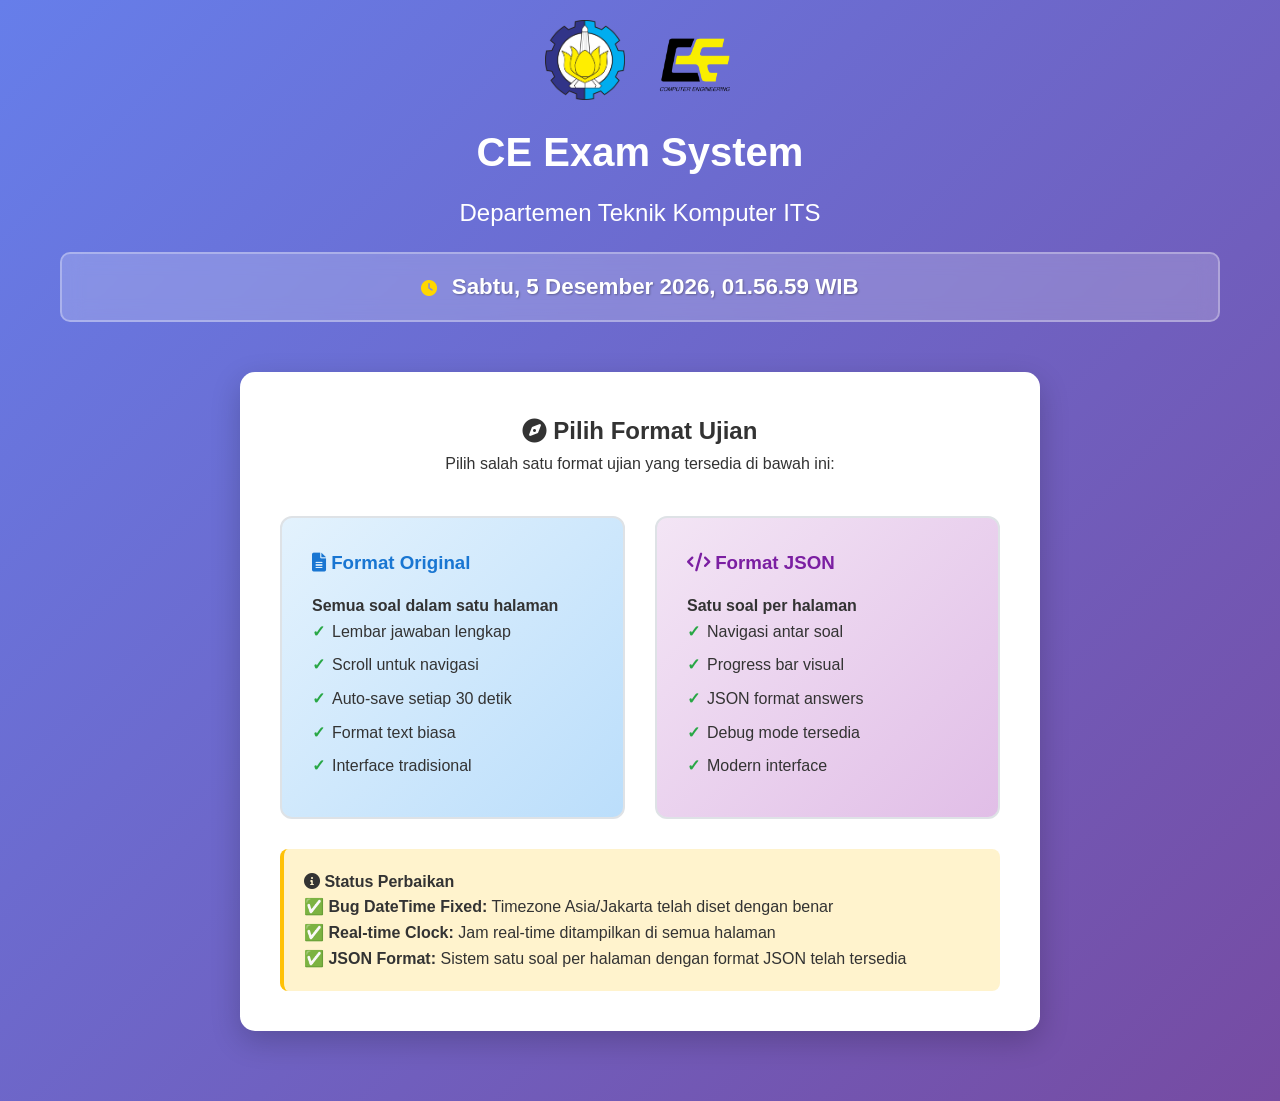
<file: navigation_backup.html>
<!DOCTYPE html>
<html lang="id">
<head>
    <meta charset="UTF-8">
    <meta name="viewport" content="width=device-width, initial-scale=1.0">
    <title>CE Exam System - Navigasi</title>
    <link rel="stylesheet" href="assets/css/style.css">
    <link rel="stylesheet" href="https://cdnjs.cloudflare.com/ajax/libs/font-awesome/6.0.0/css/all.min.css">
    <style>
        .navigation-container {
            max-width: 800px;
            margin: 50px auto;
            padding: 40px;
            background: white;
            border-radius: 15px;
            box-shadow: 0 10px 30px rgba(0, 0, 0, 0.2);
        }
        .nav-header {
            text-align: center;
            margin-bottom: 40px;
            color: #333;
        }
        .nav-options {
            display: grid;
            grid-template-columns: 1fr 1fr;
            gap: 30px;
        }
        .nav-card {
            background: linear-gradient(135deg, #f8f9fa, #e9ecef);
            padding: 30px;
            border-radius: 12px;
            border: 2px solid #dee2e6;
            transition: all 0.3s ease;
            text-decoration: none;
            color: inherit;
            display: block;
        }
        .nav-card:hover {
            transform: translateY(-5px);
            box-shadow: 0 10px 25px rgba(0, 0, 0, 0.15);
            border-color: #007bff;
        }
        .nav-card.original {
            background: linear-gradient(135deg, #e3f2fd, #bbdefb);
        }
        .nav-card.json {
            background: linear-gradient(135deg, #f3e5f5, #e1bee7);
        }
        .nav-card h3 {
            margin-bottom: 15px;
            color: #495057;
        }
        .nav-card.original h3 {
            color: #1976d2;
        }
        .nav-card.json h3 {
            color: #7b1fa2;
        }
        .nav-card ul {
            list-style: none;
            padding: 0;
        }
        .nav-card li {
            margin-bottom: 8px;
            padding-left: 20px;
            position: relative;
        }
        .nav-card li:before {
            content: "✓";
            position: absolute;
            left: 0;
            color: #28a745;
            font-weight: bold;
        }
        .status-info {
            background: #fff3cd;
            padding: 20px;
            border-radius: 8px;
            margin-top: 30px;
            border-left: 4px solid #ffc107;
        }
        @media (max-width: 768px) {
            .nav-options {
                grid-template-columns: 1fr;
            }
        }
    </style>
</head>
<body>
    <div class="container">
        <div class="header">
            <div class="logos">
                <img src="assets/images/Logo ITS.png" alt="Logo ITS" class="logo">
                <img src="assets/images/Logo CE.png" alt="Logo CE" class="logo">
            </div>
            <h1>CE Exam System</h1>
            <h2>Departemen Teknik Komputer ITS</h2>
            
            <!-- Real-time Clock -->
            <div class="current-time-display">
                <i class="fas fa-clock"></i>
                <span id="currentTime"></span>
            </div>
        </div>

        <div class="navigation-container">
            <div class="nav-header">
                <h2><i class="fas fa-compass"></i> Pilih Format Ujian</h2>
                <p>Pilih salah satu format ujian yang tersedia di bawah ini:</p>
            </div>

            <div class="nav-options">
                <a href="index.html" class="nav-card original">
                    <h3><i class="fas fa-file-alt"></i> Format Original</h3>
                    <p><strong>Semua soal dalam satu halaman</strong></p>
                    <ul>
                        <li>Lembar jawaban lengkap</li>
                        <li>Scroll untuk navigasi</li>
                        <li>Auto-save setiap 30 detik</li>
                        <li>Format text biasa</li>
                        <li>Interface tradisional</li>
                    </ul>
                </a>

                <a href="pages/exam-json.html" class="nav-card json">
                    <h3><i class="fas fa-code"></i> Format JSON</h3>
                    <p><strong>Satu soal per halaman</strong></p>
                    <ul>
                        <li>Navigasi antar soal</li>
                        <li>Progress bar visual</li>
                        <li>JSON format answers</li>
                        <li>Debug mode tersedia</li>
                        <li>Modern interface</li>
                    </ul>
                </a>
            </div>

            <div class="status-info">
                <h4><i class="fas fa-info-circle"></i> Status Perbaikan</h4>
                <p><strong>✅ Bug DateTime Fixed:</strong> Timezone Asia/Jakarta telah diset dengan benar</p>
                <p><strong>✅ Real-time Clock:</strong> Jam real-time ditampilkan di semua halaman</p>
                <p><strong>✅ JSON Format:</strong> Sistem satu soal per halaman dengan format JSON telah tersedia</p>
            </div>
        </div>
    </div>

    <script>
        // Update jam real-time
        function updateCurrentTime() {
            const now = new Date();
            const dateString = now.toLocaleDateString('id-ID', {
                weekday: 'long',
                year: 'numeric',
                month: 'long',
                day: 'numeric',
                timeZone: 'Asia/Jakarta'
            });
            
            const timeString = now.toLocaleTimeString('id-ID', {
                hour: '2-digit',
                minute: '2-digit',
                second: '2-digit',
                timeZone: 'Asia/Jakarta'
            });
            
            document.getElementById('currentTime').textContent = `${dateString}, ${timeString} WIB`;
        }
        
        // Update setiap detik
        updateCurrentTime();
        setInterval(updateCurrentTime, 1000);
    </script>
</body>
</html>
</file>
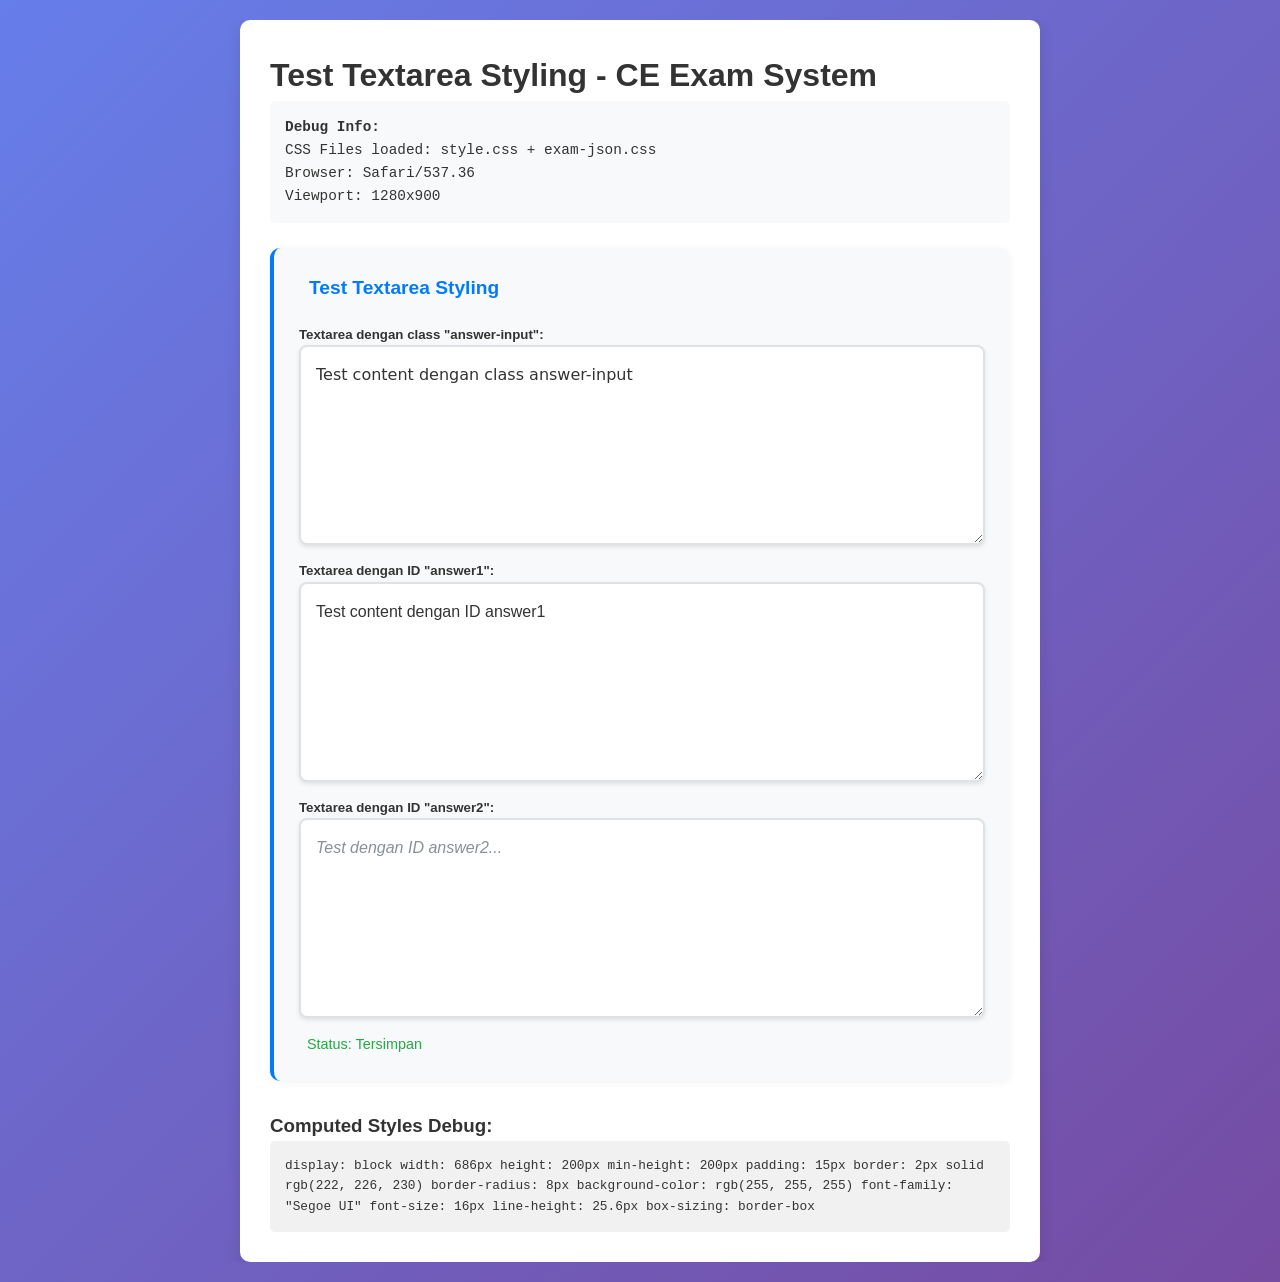
<file: test-textarea.html>
<!DOCTYPE html>
<html lang="id">
<head>
    <meta charset="UTF-8">
    <meta name="viewport" content="width=device-width, initial-scale=1.0">
    <title>Test Textarea Styling</title>
    <link rel="stylesheet" href="assets/css/style.css">
    <link rel="stylesheet" href="assets/css/exam-json.css">
    <style>
        body {
            margin: 20px;
            font-family: 'Segoe UI', sans-serif;
        }
        .test-container {
            max-width: 800px;
            margin: 0 auto;
            background: white;
            padding: 30px;
            border-radius: 10px;
            box-shadow: 0 5px 15px rgba(0,0,0,0.1);
        }
        .debug-info {
            background: #f8f9fa;
            padding: 15px;
            border-radius: 5px;
            margin-bottom: 20px;
            font-family: monospace;
            font-size: 0.9rem;
        }
    </style>
</head>
<body>
    <div class="test-container">
        <h1>Test Textarea Styling - CE Exam System</h1>
        
        <div class="debug-info">
            <strong>Debug Info:</strong><br>
            CSS Files loaded: style.css + exam-json.css<br>
            Browser: <span id="browserInfo"></span><br>
            Viewport: <span id="viewportInfo"></span>
        </div>

        <div class="question-answer">
            <h4><i class="fas fa-pencil-alt"></i> Test Textarea Styling</h4>
            
            <h5>Textarea dengan class "answer-input":</h5>
            <textarea class="answer-input" placeholder="Test dengan class answer-input...">Test content dengan class answer-input</textarea>
            
            <h5>Textarea dengan ID "answer1":</h5>
            <textarea id="answer1" placeholder="Test dengan ID answer1...">Test content dengan ID answer1</textarea>
            
            <h5>Textarea dengan ID "answer2":</h5>
            <textarea id="answer2" placeholder="Test dengan ID answer2..."></textarea>
            
            <div class="save-status saved">
                <i class="fas fa-save"></i>
                <span>Status: Tersimpan</span>
            </div>
        </div>

        <div style="margin-top: 30px;">
            <h3>Computed Styles Debug:</h3>
            <div id="styleDebug" style="background: #f1f1f1; padding: 15px; border-radius: 5px; font-family: monospace; font-size: 0.8rem;"></div>
        </div>
    </div>

    <script>
        // Debug browser info
        document.getElementById('browserInfo').textContent = navigator.userAgent.split(' ').pop();
        document.getElementById('viewportInfo').textContent = window.innerWidth + 'x' + window.innerHeight;

        // Debug computed styles
        setTimeout(() => {
            const textarea1 = document.getElementById('answer1');
            const computedStyle = window.getComputedStyle(textarea1);
            
            const debugInfo = {
                'display': computedStyle.display,
                'width': computedStyle.width,
                'height': computedStyle.height,
                'min-height': computedStyle.minHeight,
                'padding': computedStyle.padding,
                'border': computedStyle.border,
                'border-radius': computedStyle.borderRadius,
                'background-color': computedStyle.backgroundColor,
                'font-family': computedStyle.fontFamily.split(',')[0],
                'font-size': computedStyle.fontSize,
                'line-height': computedStyle.lineHeight,
                'box-sizing': computedStyle.boxSizing
            };
            
            let debugText = '';
            for (const [key, value] of Object.entries(debugInfo)) {
                debugText += `${key}: ${value}\n`;
            }
            
            document.getElementById('styleDebug').textContent = debugText;
        }, 100);

        // Test focus
        document.getElementById('answer1').addEventListener('focus', () => {
            console.log('Textarea focused - checking styles...');
        });
    </script>
</body>
</html>
</file>
<file: assets/css/style.css>
/* CSS Reset & Base Styles */
* {
    margin: 0;
    padding: 0;
    box-sizing: border-box;
}

body {
    font-family: 'Segoe UI', Tahoma, Geneva, Verdana, sans-serif;
    line-height: 1.6;
    color: #333;
    background: linear-gradient(135deg, #667eea 0%, #764ba2 100%);
    min-height: 100vh;
}

/* Page Management */
.page {
    display: none;
    min-height: 100vh;
}

.page.active {
    display: block;
}

/* Container */
.container {
    max-width: 1200px;
    margin: 0 auto;
    padding: 20px;
}

/* Header Styles */
.header {
    text-align: center;
    margin-bottom: 40px;
    color: white;
}

.logos {
    display: flex;
    justify-content: center;
    align-items: center;
    gap: 30px;
    margin-bottom: 20px;
}

.logo {
    height: 80px;
    width: auto;
}

.logo-small {
    height: 40px;
    width: auto;
}

.header h1 {
    font-size: 2.5rem;
    margin-bottom: 10px;
    font-weight: 700;
}

.header h2 {
    font-size: 1.5rem;
    margin-bottom: 5px;
    font-weight: 500;
}

.header h3 {
    font-size: 1.2rem;
    font-weight: 400;
    opacity: 0.9;
}

/* Current Time Display */
.current-time-display {
    background: rgba(255, 255, 255, 0.2);
    padding: 15px 25px;
    border-radius: 10px;
    margin: 20px 0;
    border: 2px solid rgba(255, 255, 255, 0.3);
    backdrop-filter: blur(10px);
}

.current-time-display i {
    margin-right: 10px;
    color: #ffd700;
}

.current-time-display span {
    font-size: 1.4rem;
    font-weight: 600;
    color: white;
    text-shadow: 1px 1px 2px rgba(0, 0, 0, 0.3);
}

/* Login Form */
.login-form {
    background: white;
    padding: 40px;
    border-radius: 15px;
    box-shadow: 0 10px 30px rgba(0, 0, 0, 0.2);
    max-width: 600px;
    margin: 0 auto;
}

.instructions {
    background: #f8f9fa;
    padding: 20px;
    border-radius: 10px;
    margin-bottom: 30px;
    border-left: 4px solid #007bff;
}

.instructions h4 {
    color: #007bff;
    margin-bottom: 15px;
    font-size: 1.1rem;
}

.instructions ul {
    list-style: none;
    padding-left: 0;
}

.instructions li {
    margin-bottom: 8px;
    padding-left: 20px;
    position: relative;
}

.instructions li:before {
    content: "•";
    color: #007bff;
    font-weight: bold;
    position: absolute;
    left: 0;
}

.form-group {
    margin-bottom: 25px;
}

.form-group label {
    display: block;
    margin-bottom: 8px;
    font-weight: 600;
    color: #555;
}

.form-group input {
    width: 100%;
    padding: 15px;
    border: 2px solid #e0e0e0;
    border-radius: 8px;
    font-size: 1rem;
    transition: border-color 0.3s ease;
}

.form-group input:focus {
    outline: none;
    border-color: #007bff;
}

/* Buttons */
.btn-primary, .btn-submit {
    background: linear-gradient(135deg, #007bff, #0056b3);
    color: white;
    border: none;
    padding: 15px 30px;
    border-radius: 8px;
    font-size: 1.1rem;
    font-weight: 600;
    cursor: pointer;
    transition: all 0.3s ease;
    display: inline-flex;
    align-items: center;
    gap: 10px;
    width: 100%;
    justify-content: center;
}

.btn-primary:hover, .btn-submit:hover {
    transform: translateY(-2px);
    box-shadow: 0 8px 20px rgba(0, 123, 255, 0.3);
}

.btn-submit {
    background: linear-gradient(135deg, #28a745, #20c997);
    margin-top: 20px;
}

.btn-submit:hover {
    box-shadow: 0 8px 20px rgba(40, 167, 69, 0.3);
}

/* Exam Header */
.exam-header {
    background: white;
    padding: 15px 30px;
    box-shadow: 0 2px 10px rgba(0, 0, 0, 0.1);
    display: flex;
    justify-content: space-between;
    align-items: center;
    position: fixed;
    top: 0;
    left: 0;
    right: 0;
    z-index: 1000;
    border-bottom: 2px solid #007bff;
}

/* Add top margin to exam content to compensate for fixed header */
.exam-content {
    background: white;
    margin: 100px 20px 20px 20px;
    border-radius: 10px;
    overflow: hidden;
    box-shadow: 0 5px 15px rgba(0, 0, 0, 0.1);
}

.header-left {
    display: flex;
    align-items: center;
    gap: 20px;
}

.exam-info h3 {
    color: #333;
    margin-bottom: 5px;
}

.student-info {
    color: #666;
    font-size: 0.9rem;
}

.timer-info {
    text-align: right;
}

.time-display {
    color: #666;
    margin-bottom: 5px;
}

.countdown {
    font-size: 1.2rem;
    font-weight: bold;
    color: #dc3545;
}

.countdown.warning {
    color: #fd7e14;
    animation: pulse 1s infinite;
}

.countdown.danger {
    color: #dc3545;
    animation: pulse 0.5s infinite;
}

@keyframes pulse {
    0% { opacity: 1; }
    50% { opacity: 0.5; }
    100% { opacity: 1; }
}

.question-paper {
    padding: 40px;
    max-width: none;
}

/* Paper Header */
.paper-header {
    text-align: center;
    margin-bottom: 30px;
    border-bottom: 2px solid #eee;
    padding-bottom: 20px;
}

.paper-header h2 {
    color: #333;
    margin-bottom: 20px;
}

.exam-details table {
    width: 100%;
    border-collapse: collapse;
    margin: 0 auto;
    max-width: 800px;
}

.exam-details td {
    padding: 8px 15px;
    text-align: left;
    border: 1px solid #ddd;
}

.exam-details td:nth-child(odd) {
    background-color: #f8f9fa;
    font-weight: 600;
    width: 200px;
}

/* Learning Outcomes */
.learning-outcomes {
    background: #e3f2fd;
    padding: 20px;
    border-radius: 8px;
    margin-bottom: 25px;
    border-left: 4px solid #2196f3;
}

.learning-outcomes h4 {
    color: #1976d2;
    margin-bottom: 15px;
}

.learning-outcomes ul {
    list-style: none;
    padding-left: 0;
}

.learning-outcomes li {
    margin-bottom: 10px;
    padding-left: 20px;
    position: relative;
}

.learning-outcomes li:before {
    content: "✓";
    color: #4caf50;
    font-weight: bold;
    position: absolute;
    left: 0;
}

/* Integrity Statement */
.integrity-statement {
    background: #fff3cd;
    padding: 20px;
    border-radius: 8px;
    margin-bottom: 30px;
    border-left: 4px solid #ffc107;
}

.integrity-statement blockquote {
    font-style: italic;
    margin: 10px 0;
    padding: 15px;
    background: white;
    border-radius: 5px;
    border-left: 3px solid #ffc107;
}

/* Case Study */
.case-study {
    margin-bottom: 30px;
}

.case-study h3 {
    color: #6f42c1;
    margin-bottom: 20px;
    padding: 15px;
    background: #f8f5ff;
    border-radius: 8px;
    border-left: 4px solid #6f42c1;
}

.erd-section {
    margin-bottom: 25px;
}

.erd-section h4 {
    margin-bottom: 15px;
    color: #495057;
}

.erd-container {
    text-align: center;
    background: #f8f9fa;
    padding: 20px;
    border-radius: 8px;
    border: 2px dashed #dee2e6;
}

.erd-image {
    max-width: 100%;
    height: auto;
    border-radius: 5px;
    box-shadow: 0 4px 8px rgba(0, 0, 0, 0.1);
}

.case-description {
    background: #f8f9fa;
    padding: 20px;
    border-radius: 8px;
    line-height: 1.8;
}

/* Questions */
.questions {
    margin-bottom: 40px;
}

.question {
    background: #ffffff;
    border: 2px solid #e9ecef;
    border-radius: 10px;
    padding: 25px;
    margin-bottom: 25px;
    box-shadow: 0 2px 8px rgba(0, 0, 0, 0.05);
}

.question h3 {
    color: #dc3545;
    margin-bottom: 20px;
    padding-bottom: 10px;
    border-bottom: 2px solid #f8d7da;
}

.question p {
    margin-bottom: 15px;
    line-height: 1.8;
}

.question code {
    background: #f8f9fa;
    padding: 2px 6px;
    border-radius: 3px;
    font-family: 'Courier New', monospace;
    color: #e83e8c;
}

.sub-question {
    background: #f8f9fa;
    padding: 15px;
    border-radius: 8px;
    margin: 15px 0;
    border-left: 4px solid #6c757d;
}

.entity-description {
    background: #e8f5e8;
    padding: 20px;
    border-radius: 8px;
    margin: 15px 0;
    border-left: 4px solid #28a745;
}

.entity-description ul {
    list-style: none;
    padding-left: 0;
}

.entity-description li {
    margin-bottom: 15px;
    padding: 10px;
    background: white;
    border-radius: 5px;
    border-left: 3px solid #28a745;
}

/* Hapus style lama yang bentrok */
/* #answerText style sudah dihapus karena tidak dipakai lagi */

/* Question Answer Sections */
.question-answer {
    background: #f8f9fa;
    padding: 25px;
    border-radius: 10px;
    margin-top: 25px;
    border-left: 4px solid #007bff;
    box-shadow: 0 2px 8px rgba(0, 0, 0, 0.05);
}

.question-answer h4 {
    color: #007bff;
    margin-bottom: 20px;
    font-size: 1.2rem;
    font-weight: 600;
}

/* STYLING TEXTAREA ANSWER INPUT - ENHANCED */
textarea.answer-input {
    width: 100% !important;
    min-height: 200px !important;
    max-height: 400px !important;
    padding: 15px !important;
    border: 2px solid #dee2e6 !important;
    border-radius: 8px !important;
    font-family: 'Segoe UI', Tahoma, Geneva, Verdana, sans-serif !important;
    font-size: 1rem !important;
    line-height: 1.6 !important;
    resize: vertical !important;
    background: #ffffff !important;
    color: #333333 !important;
    transition: all 0.3s ease !important;
    margin-bottom: 15px !important;
    box-sizing: border-box !important;
    display: block !important;
    overflow-y: auto !important;
    box-shadow: 0 2px 4px rgba(0, 0, 0, 0.1) !important;
}

textarea.answer-input:focus {
    outline: none !important;
    border-color: #007bff !important;
    box-shadow: 0 0 0 3px rgba(0, 123, 255, 0.15) !important;
    background: #ffffff !important;
}

textarea.answer-input:hover {
    border-color: #adb5bd !important;
}

textarea.answer-input::placeholder {
    color: #6c757d !important;
    font-style: italic !important;
    opacity: 0.8 !important;
}

/* Specific styling untuk semua textarea dengan ID answer */
#answer1, #answer2, #answer3, #answer4 {
    width: 100% !important;
    min-height: 200px !important;
    max-height: 400px !important;
    padding: 15px !important;
    border: 2px solid #dee2e6 !important;
    border-radius: 8px !important;
    font-family: 'Segoe UI', Tahoma, Geneva, Verdana, sans-serif !important;
    font-size: 1rem !important;
    line-height: 1.6 !important;
    resize: vertical !important;
    background: #ffffff !important;
    color: #333333 !important;
    transition: all 0.3s ease !important;
    margin-bottom: 15px !important;
    box-sizing: border-box !important;
    display: block !important;
    overflow-y: auto !important;
    box-shadow: 0 2px 4px rgba(0, 0, 0, 0.1) !important;
}

#answer1:focus, #answer2:focus, #answer3:focus, #answer4:focus {
    outline: none !important;
    border-color: #007bff !important;
    box-shadow: 0 0 0 3px rgba(0, 123, 255, 0.15) !important;
    background: #ffffff !important;
}

#answer1:hover, #answer2:hover, #answer3:hover, #answer4:hover {
    border-color: #adb5bd !important;
}

.save-status {
    display: flex;
    align-items: center;
    gap: 8px;
    font-size: 0.9rem;
    color: #6c757d;
}

.save-status.saved {
    color: #28a745;
}

.save-status.saving {
    color: #ffc107;
}

.save-status.error {
    color: #dc3545;
}

.save-status.unsaved {
    color: #fd7e14;
}

/* Exam Controls */
.exam-controls {
    background: #e9ecef;
    padding: 25px;
    border-radius: 10px;
    margin-top: 30px;
    text-align: center;
    border: 2px solid #dee2e6;
}

.auto-save-info {
    display: flex;
    align-items: center;
    justify-content: center;
    gap: 10px;
    margin-bottom: 20px;
    color: #495057;
    font-weight: 500;
}

.auto-save-info i {
    color: #17a2b8;
}

/* Show ERD Button */
.show-erd-btn {
    background: linear-gradient(135deg, #6f42c1, #5a32a3);
    color: white;
    border: none;
    padding: 10px 20px;
    border-radius: 6px;
    font-size: 0.9rem;
    font-weight: 600;
    cursor: pointer;
    transition: all 0.3s ease;
    display: inline-flex;
    align-items: center;
    gap: 8px;
    margin: 10px 0;
    box-shadow: 0 2px 8px rgba(111, 66, 193, 0.3);
}

.show-erd-btn:hover {
    transform: translateY(-2px);
    box-shadow: 0 4px 12px rgba(111, 66, 193, 0.4);
    background: linear-gradient(135deg, #5a32a3, #4a2c8a);
}

.show-erd-btn i {
    font-size: 1rem;
}

/* ERD Modal */
.erd-modal {
    display: none;
    position: fixed;
    z-index: 2000;
    left: 0;
    top: 0;
    width: 100%;
    height: 100%;
    background-color: rgba(0, 0, 0, 0.8);
    animation: fadeIn 0.3s ease;
}

.erd-modal.show {
    display: flex;
    justify-content: center;
    align-items: center;
}

.erd-modal-content {
    background-color: white;
    padding: 20px;
    border-radius: 10px;
    max-width: 90vw;
    max-height: 90vh;
    overflow: auto;
    position: relative;
    box-shadow: 0 10px 30px rgba(0, 0, 0, 0.3);
    animation: modalSlideIn 0.3s ease;
}

@keyframes modalSlideIn {
    from {
        transform: scale(0.7) translateY(-50px);
        opacity: 0;
    }
    to {
        transform: scale(1) translateY(0);
        opacity: 1;
    }
}

.erd-modal-header {
    display: flex;
    justify-content: space-between;
    align-items: center;
    margin-bottom: 20px;
    padding-bottom: 15px;
    border-bottom: 2px solid #eee;
}

.erd-modal-header h3 {
    color: #6f42c1;
    margin: 0;
    font-size: 1.5rem;
}

.erd-modal-close {
    background: #dc3545;
    color: white;
    border: none;
    width: 35px;
    height: 35px;
    border-radius: 50%;
    cursor: pointer;
    font-size: 1.2rem;
    display: flex;
    align-items: center;
    justify-content: center;
    transition: all 0.3s ease;
}

.erd-modal-close:hover {
    background: #c82333;
    transform: scale(1.1);
}

.erd-modal-image {
    text-align: center;
}

.erd-modal-image img {
    max-width: 100%;
    height: auto;
    border-radius: 8px;
    box-shadow: 0 4px 15px rgba(0, 0, 0, 0.2);
}

/* Enhanced question styling */ */
.question {
    background: #ffffff;
    border: 2px solid #e9ecef;
    border-radius: 10px;
    padding: 25px;
    margin-bottom: 30px;
    box-shadow: 0 2px 8px rgba(0, 0, 0, 0.05);
    position: relative;
}

.question::before {
    content: '';
    position: absolute;
    top: 0;
    left: 0;
    right: 0;
    height: 4px;
    background: linear-gradient(135deg, #007bff, #0056b3);
    border-radius: 10px 10px 0 0;
}

/* Footer Message */
.footer-message {
    text-align: center;
    padding: 30px;
    background: #e3f2fd;
    border-radius: 8px;
    margin-top: 30px;
    border-left: 4px solid #2196f3;
}

.footer-message p {
    margin-bottom: 10px;
}

/* Success Page */
.success-message {
    text-align: center;
    background: white;
    padding: 60px 40px;
    border-radius: 15px;
    box-shadow: 0 10px 30px rgba(0, 0, 0, 0.2);
    max-width: 600px;
    margin: 50px auto;
}

.success-message i {
    font-size: 4rem;
    color: #28a745;
    margin-bottom: 20px;
}

.success-message h2 {
    color: #28a745;
    margin-bottom: 20px;
}

.success-message p {
    margin-bottom: 15px;
    line-height: 1.6;
}

.submission-info {
    background: #f8f9fa;
    padding: 20px;
    border-radius: 8px;
    margin-top: 20px;
}

/* Reset untuk textarea jika ada konflik */
textarea {
    -webkit-appearance: none !important;
    -moz-appearance: none !important;
    appearance: none !important;
}

/* Override untuk semua browser */
textarea.answer-input,
#answer1, #answer2, #answer3, #answer4 {
    /* Reset browser default */
    -webkit-appearance: none !important;
    -moz-appearance: none !important;
    appearance: none !important;
    
    /* Font yang konsisten */
    font-family: 'Segoe UI', 'Segoe UI Emoji', 'Segoe UI Symbol', system-ui, -apple-system, BlinkMacSystemFont, sans-serif !important;
    
    /* Styling yang dipaksa */
    border-style: solid !important;
    border-width: 2px !important;
    border-image: none !important;
    
    /* Fix untuk scrollbar */
    scrollbar-width: thin !important;
    scrollbar-color: #cbd5e0 #f7fafc !important;
}

/* Custom scrollbar untuk webkit browsers */
textarea.answer-input::-webkit-scrollbar,
#answer1::-webkit-scrollbar, #answer2::-webkit-scrollbar, 
#answer3::-webkit-scrollbar, #answer4::-webkit-scrollbar {
    width: 8px !important;
}

textarea.answer-input::-webkit-scrollbar-track,
#answer1::-webkit-scrollbar-track, #answer2::-webkit-scrollbar-track,
#answer3::-webkit-scrollbar-track, #answer4::-webkit-scrollbar-track {
    background: #f1f1f1 !important;
    border-radius: 4px !important;
}

textarea.answer-input::-webkit-scrollbar-thumb,
#answer1::-webkit-scrollbar-thumb, #answer2::-webkit-scrollbar-thumb,
#answer3::-webkit-scrollbar-thumb, #answer4::-webkit-scrollbar-thumb {
    background: #cbd5e0 !important;
    border-radius: 4px !important;
}

textarea.answer-input::-webkit-scrollbar-thumb:hover,
#answer1::-webkit-scrollbar-thumb:hover, #answer2::-webkit-scrollbar-thumb:hover,
#answer3::-webkit-scrollbar-thumb:hover, #answer4::-webkit-scrollbar-thumb:hover {
    background: #a0aec0 !important;
}

/* Responsive Design */
@media (max-width: 768px) {
    .container {
        padding: 10px;
    }
    
    .exam-header {
        flex-direction: column;
        gap: 15px;
        text-align: center;
    }
    
    .header-left {
        flex-direction: column;
        gap: 10px;
    }
    
    .logos {
        gap: 15px;
    }
    
    .logo {
        height: 60px;
    }
    
    .logo-small {
        height: 30px;
    }
    
    .exam-content {
        margin: 10px;
    }
    
    .question-paper {
        padding: 20px;
    }
    
    .exam-details table {
        font-size: 0.9rem;
    }
    
    .exam-details td {
        padding: 6px 10px;
    }
    
    .question {
        padding: 20px;
    }
    
    textarea.answer-input,
    #answer1, #answer2, #answer3, #answer4 {
        min-height: 150px !important;
        padding: 12px !important;
        font-size: 0.9rem !important;
    }

    .btn-submit {
        width: 100%;
    }
    
    /* Mobile responsive for exam header */
    .exam-header {
        flex-direction: column;
        gap: 10px;
        padding: 10px 15px;
    }
    
    .header-left {
        flex-direction: column;
        gap: 5px;
        text-align: center;
    }
    
    .timer-info {
        text-align: center;
    }
    
    .exam-content {
        margin: 120px 10px 20px 10px;
    }
    
    /* Modal responsive */
    .erd-modal-content {
        margin: 10px;
        max-width: 95vw;
        max-height: 95vh;
    }
    
    .show-erd-btn {
        font-size: 0.8rem;
        padding: 8px 15px;
    }
}

@media (max-width: 480px) {
    .header h1 {
        font-size: 2rem;
    }
    
    .header h2 {
        font-size: 1.3rem;
    }
    
    .header h3 {
        font-size: 1rem;
    }
    
    .login-form {
        padding: 30px 20px;
    }
    
    .question-paper {
        padding: 15px;
    }
    
    .exam-details table {
        font-size: 0.8rem;
    }
    
    .question {
        padding: 15px;
    }
    
    textarea.answer-input,
    #answer1, #answer2, #answer3, #answer4 {
        min-height: 120px !important;
        padding: 10px !important;
        font-size: 0.85rem !important;
    }
}

/* Print Styles */
@media print {
    body {
        background: white;
    }
    
    .exam-header,
    .answer-controls,
    .btn-submit {
        display: none;
    }
    
    .exam-content {
        margin: 0;
        box-shadow: none;
    }
    
    .question-paper {
        padding: 20px;
    }
}

/* Animation for smooth transitions */
.page {
    animation: fadeIn 0.5s ease-in-out;
}

@keyframes fadeIn {
    from {
        opacity: 0;
        transform: translateY(20px);
    }
    to {
        opacity: 1;
        transform: translateY(0);
    }
}

/* Loading spinner */
.loading {
    display: inline-block;
    width: 20px;
    height: 20px;
    border: 3px solid #f3f3f3;
    border-top: 3px solid #007bff;
    border-radius: 50%;
    animation: spin 1s linear infinite;
}

@keyframes spin {
    0% { transform: rotate(0deg); }
    100% { transform: rotate(360deg); }
}

/* SEB (Safe Exam Browser) optimizations */
html, body {
    overflow-x: hidden;
}

/* Disable text selection in certain areas */
.exam-header,
.paper-header,
.learning-outcomes,
.integrity-statement {
    -webkit-user-select: none;
    -moz-user-select: none;
    -ms-user-select: none;
    user-select: none;
}

/* Allow text selection in answer area */
#answerText {
    -webkit-user-select: text;
    -moz-user-select: text;
    -ms-user-select: text;
    user-select: text;
}

/* Accessibility improvements */
button:focus,
input:focus,
textarea:focus {
    outline: 2px solid #007bff;
    outline-offset: 2px;
}

/* High contrast mode support */
@media (prefers-contrast: high) {
    .question {
        border: 3px solid #000;
    }
    
    .btn-primary, .btn-submit {
        border: 2px solid #000;
    }
}

/* Reduced motion support */
@media (prefers-reduced-motion: reduce) {
    *,
    *::before,
    *::after {
        animation-duration: 0.01ms !important;
        animation-iteration-count: 1 !important;
        transition-duration: 0.01ms !important;
    }
}
</file>
<file: assets/css/exam-json.css>
/* CSS khusus untuk answer textarea - CE Exam System */

/* Force override semua styling textarea */
textarea[id^="answer"], 
.answer-input,
input[type="text"][id="nrp"] {
    /* Reset browser defaults */
    -webkit-appearance: none !important;
    -moz-appearance: none !important;
    appearance: none !important;
    
    /* Core styling */
    display: block !important;
    width: 100% !important;
    box-sizing: border-box !important;
    
    /* Typography */
    font-family: 'Segoe UI', Tahoma, Geneva, Verdana, sans-serif !important;
    font-size: 1rem !important;
    line-height: 1.6 !important;
    color: #333333 !important;
    
    /* Spacing */
    padding: 15px !important;
    margin: 0 0 15px 0 !important;
    
    /* Border & Background */
    border: 2px solid #dee2e6 !important;
    border-radius: 8px !important;
    background-color: #ffffff !important;
    background-image: none !important;
    
    /* Effects */
    box-shadow: 0 2px 4px rgba(0, 0, 0, 0.1) !important;
    transition: all 0.3s ease !important;
    
    /* Behavior */
    resize: vertical !important;
    overflow-y: auto !important;
    outline: none !important;
}

/* Specific untuk textarea jawaban */
textarea[id^="answer"] {
    min-height: 200px !important;
    max-height: 500px !important;
}

/* Focus states */
textarea[id^="answer"]:focus,
.answer-input:focus,
input[type="text"][id="nrp"]:focus {
    border-color: #007bff !important;
    box-shadow: 0 0 0 3px rgba(0, 123, 255, 0.15) !important;
    background-color: #ffffff !important;
}

/* Hover states */
textarea[id^="answer"]:hover,
.answer-input:hover,
input[type="text"][id="nrp"]:hover {
    border-color: #adb5bd !important;
}

/* Placeholder styling */
textarea[id^="answer"]::placeholder,
.answer-input::placeholder,
input[type="text"][id="nrp"]::placeholder {
    color: #6c757d !important;
    font-style: italic !important;
    opacity: 0.8 !important;
}

/* Individual ID selectors untuk memastikan */
#answer1, #answer2, #answer3, #answer4 {
    /* Force override dengan !important */
    display: block !important;
    width: 100% !important;
    min-height: 200px !important;
    max-height: 500px !important;
    padding: 15px !important;
    border: 2px solid #dee2e6 !important;
    border-radius: 8px !important;
    font-family: 'Segoe UI', Tahoma, Geneva, Verdana, sans-serif !important;
    font-size: 1rem !important;
    line-height: 1.6 !important;
    color: #333333 !important;
    background-color: #ffffff !important;
    background-image: none !important;
    box-shadow: 0 2px 4px rgba(0, 0, 0, 0.1) !important;
    transition: all 0.3s ease !important;
    resize: vertical !important;
    overflow-y: auto !important;
    box-sizing: border-box !important;
    margin: 0 0 15px 0 !important;
    outline: none !important;
    -webkit-appearance: none !important;
    -moz-appearance: none !important;
    appearance: none !important;
}

#answer1:focus, #answer2:focus, #answer3:focus, #answer4:focus {
    border-color: #007bff !important;
    box-shadow: 0 0 0 3px rgba(0, 123, 255, 0.15) !important;
    background-color: #ffffff !important;
}

#answer1:hover, #answer2:hover, #answer3:hover, #answer4:hover {
    border-color: #adb5bd !important;
}

/* Custom scrollbar untuk textarea */
textarea[id^="answer"]::-webkit-scrollbar,
#answer1::-webkit-scrollbar, #answer2::-webkit-scrollbar,
#answer3::-webkit-scrollbar, #answer4::-webkit-scrollbar {
    width: 8px !important;
}

textarea[id^="answer"]::-webkit-scrollbar-track,
#answer1::-webkit-scrollbar-track, #answer2::-webkit-scrollbar-track,
#answer3::-webkit-scrollbar-track, #answer4::-webkit-scrollbar-track {
    background: #f1f1f1 !important;
    border-radius: 4px !important;
}

textarea[id^="answer"]::-webkit-scrollbar-thumb,
#answer1::-webkit-scrollbar-thumb, #answer2::-webkit-scrollbar-thumb,
#answer3::-webkit-scrollbar-thumb, #answer4::-webkit-scrollbar-thumb {
    background: #cbd5e0 !important;
    border-radius: 4px !important;
}

textarea[id^="answer"]::-webkit-scrollbar-thumb:hover,
#answer1::-webkit-scrollbar-thumb:hover, #answer2::-webkit-scrollbar-thumb:hover,
#answer3::-webkit-scrollbar-thumb:hover, #answer4::-webkit-scrollbar-thumb:hover {
    background: #a0aec0 !important;
}

/* Save status styling */
.save-status {
    display: flex !important;
    align-items: center !important;
    gap: 8px !important;
    font-size: 0.9rem !important;
    color: #6c757d !important;
    margin-top: 5px !important;
}

.save-status i {
    font-size: 0.9rem !important;
}

.save-status.saved {
    color: #28a745 !important;
}

.save-status.saving {
    color: #ffc107 !important;
}

.save-status.error {
    color: #dc3545 !important;
}

.save-status.unsaved {
    color: #fd7e14 !important;
}

/* Question answer container */
.question-answer {
    background: #f8f9fa !important;
    padding: 25px !important;
    border-radius: 10px !important;
    margin-top: 25px !important;
    border-left: 4px solid #007bff !important;
    box-shadow: 0 2px 8px rgba(0, 0, 0, 0.05) !important;
}

.question-answer h4 {
    color: #007bff !important;
    margin-bottom: 20px !important;
    font-size: 1.2rem !important;
    font-weight: 600 !important;
    display: flex !important;
    align-items: center !important;
    gap: 10px !important;
}

/* Responsive untuk mobile */
@media (max-width: 768px) {
    textarea[id^="answer"],
    #answer1, #answer2, #answer3, #answer4 {
        min-height: 150px !important;
        padding: 12px !important;
        font-size: 0.9rem !important;
    }
    
    .question-answer {
        padding: 20px !important;
    }
}

@media (max-width: 480px) {
    textarea[id^="answer"],
    #answer1, #answer2, #answer3, #answer4 {
        min-height: 120px !important;
        padding: 10px !important;
        font-size: 0.85rem !important;
    }
    
    .question-answer {
        padding: 15px !important;
    }
}

/* Override any conflicting styles */
textarea[id^="answer"],
#answer1, #answer2, #answer3, #answer4 {
    /* Memastikan tidak ada style yang bertentangan */
    border-style: solid !important;
    border-width: 2px !important;
    border-image: none !important;
    text-transform: none !important;
    letter-spacing: normal !important;
    word-spacing: normal !important;
    text-decoration: none !important;
    text-shadow: none !important;
    
    /* Reset positioning */
    position: static !important;
    top: auto !important;
    left: auto !important;
    right: auto !important;
    bottom: auto !important;
    
    /* Reset z-index */
    z-index: auto !important;
    
    /* Reset transforms */
    transform: none !important;
    
    /* Reset opacity */
    opacity: 1 !important;
    
    /* Reset visibility */
    visibility: visible !important;
}

/* Debug helper - remove after fixing */
textarea[id^="answer"]:before {
    content: "" !important;
}

/* Force validation untuk browser compatibility */
@supports (-webkit-appearance: none) {
    textarea[id^="answer"],
    #answer1, #answer2, #answer3, #answer4 {
        -webkit-appearance: none !important;
    }
}

@supports (-moz-appearance: none) {
    textarea[id^="answer"],
    #answer1, #answer2, #answer3, #answer4 {
        -moz-appearance: none !important;
    }
}
</file>
